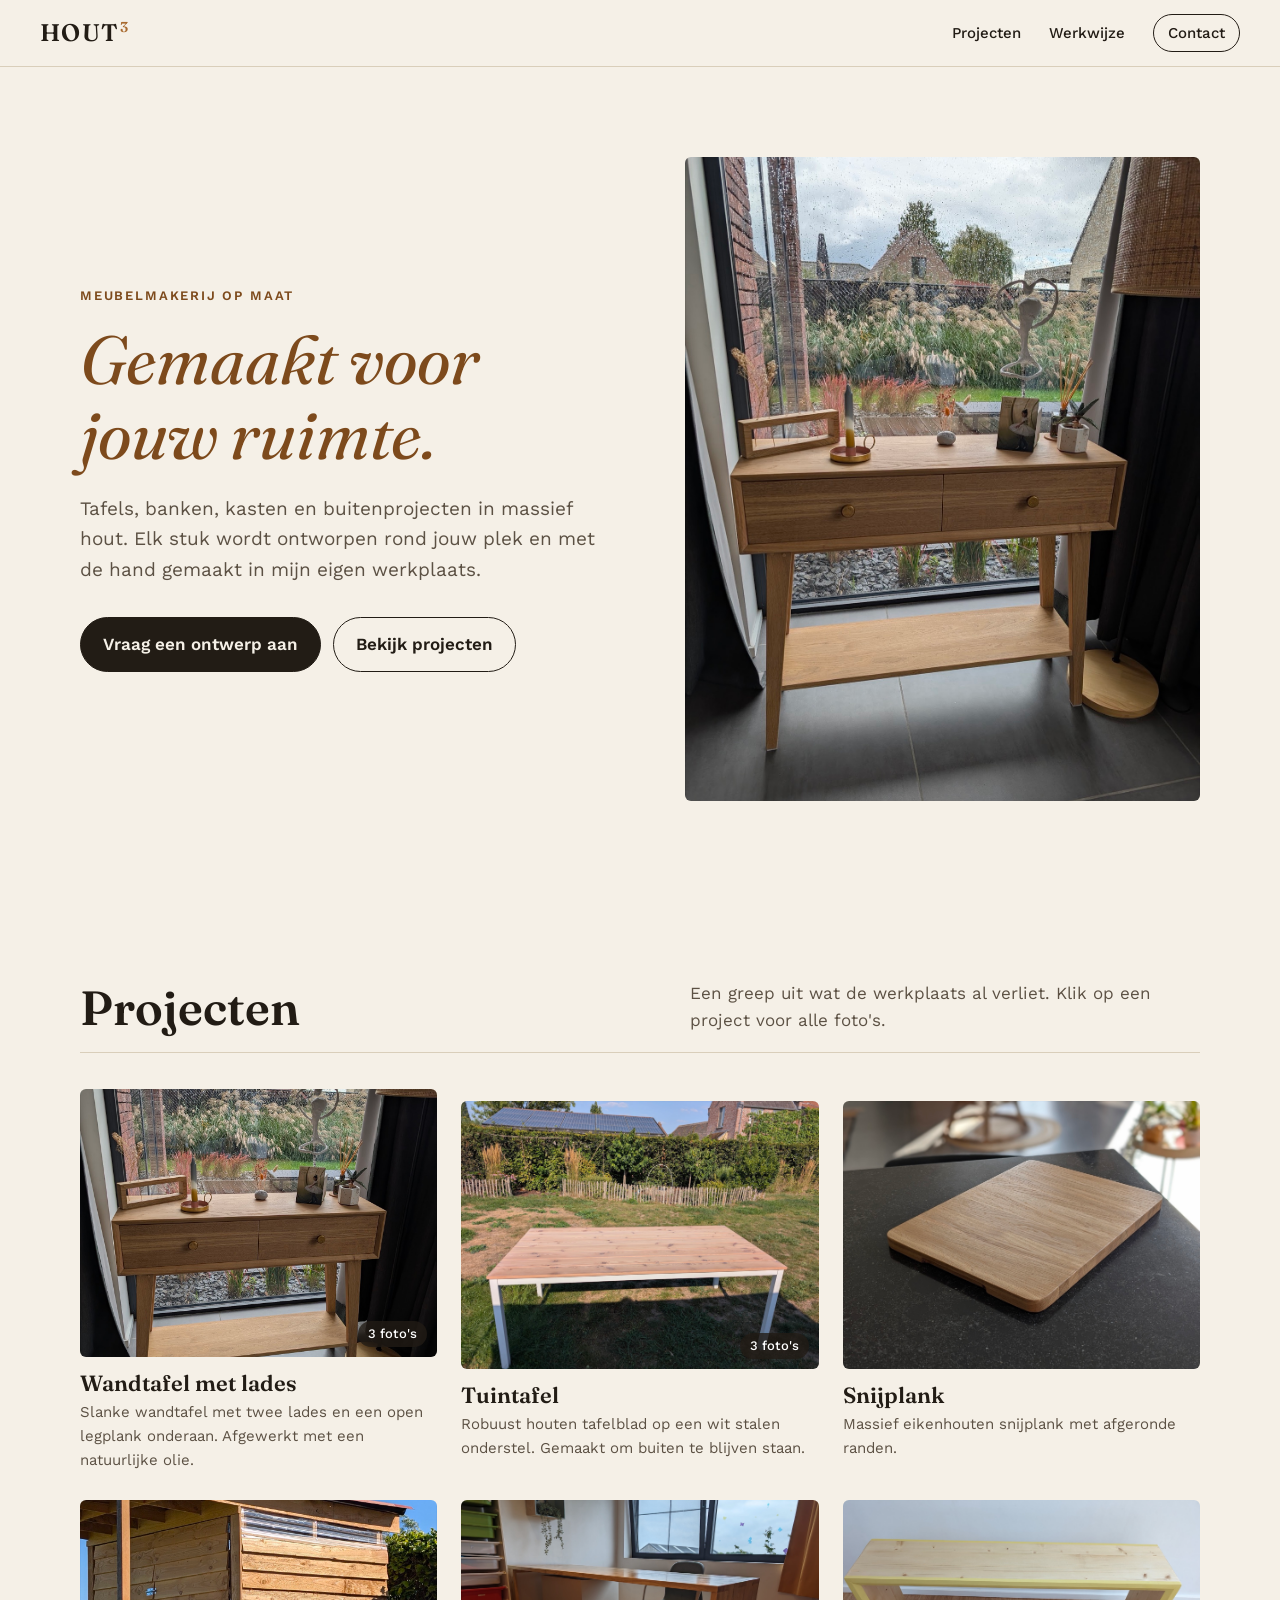
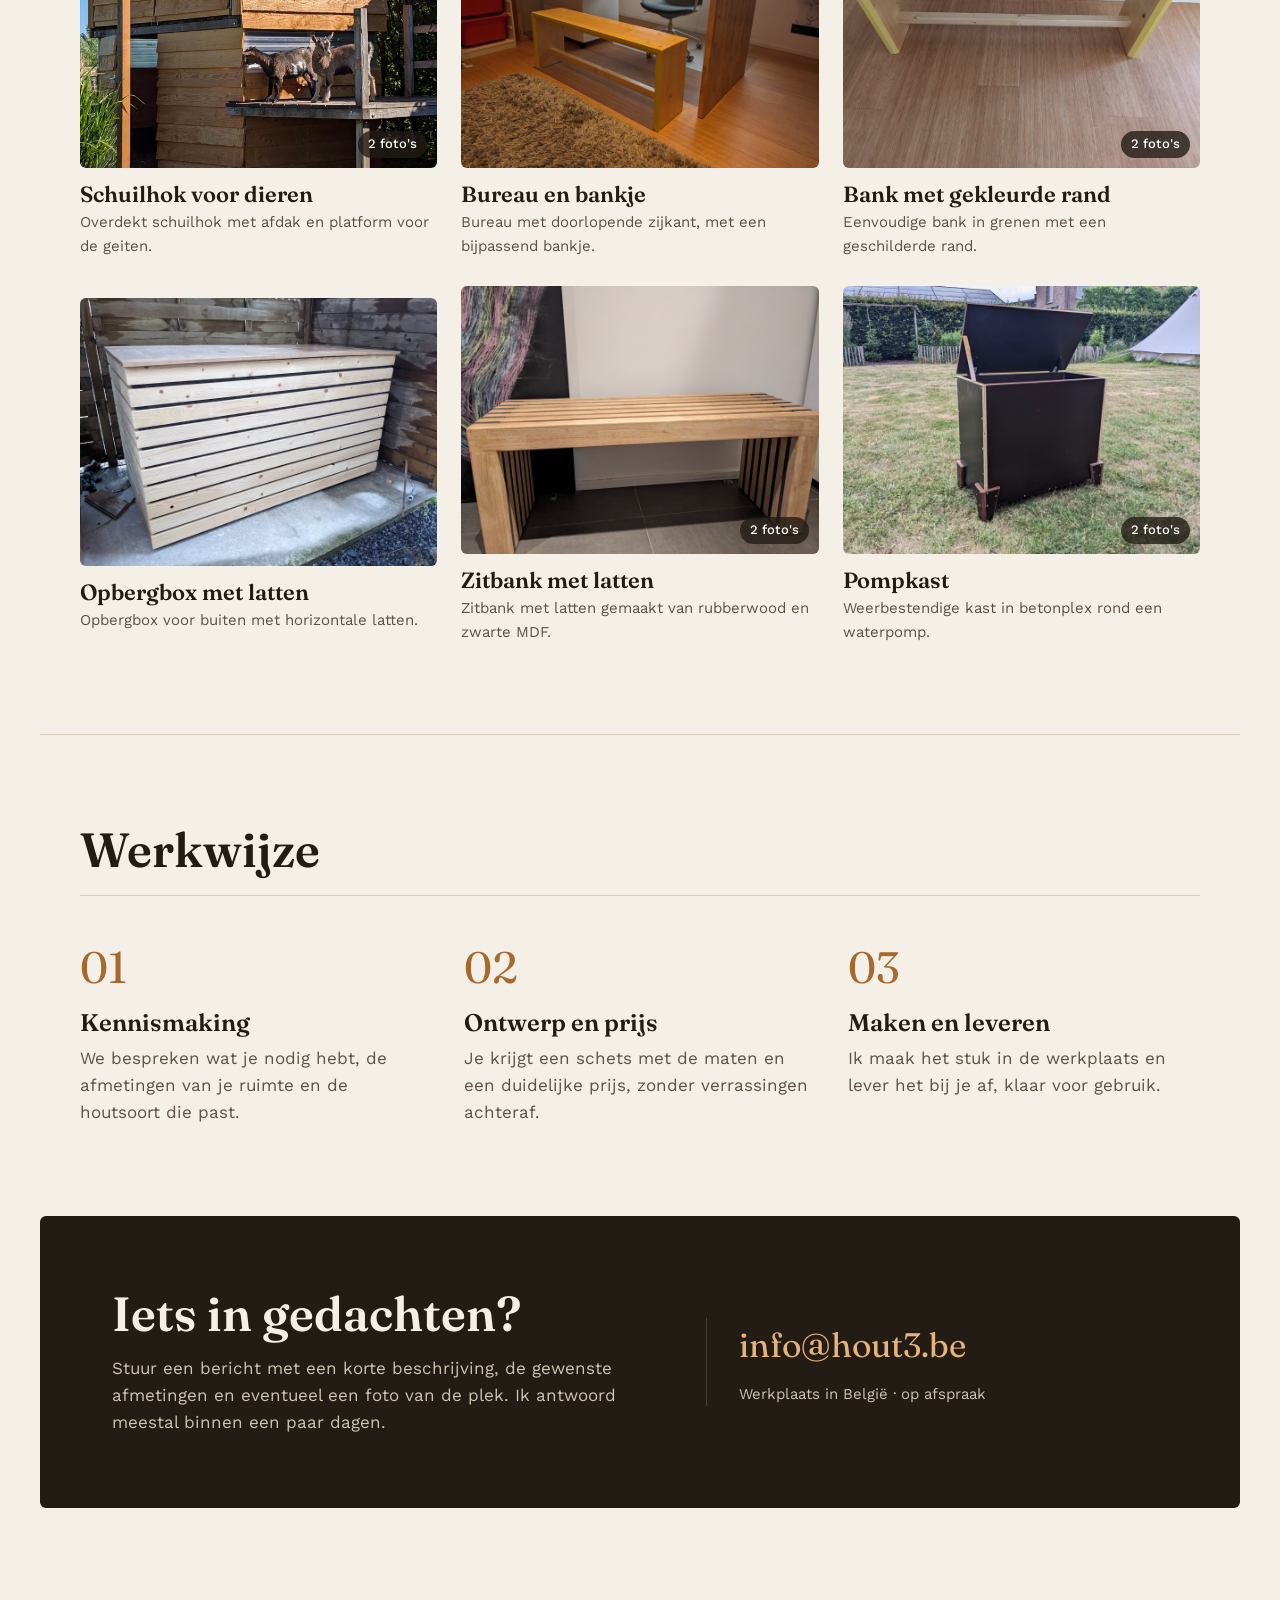
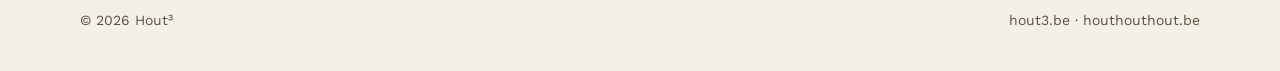
<file: index.html>
<!doctype html>
<html lang="nl-BE">
<head>
  <meta charset="utf-8">
  <meta name="viewport" content="width=device-width, initial-scale=1">
  <title>Hout³ · Meubels op maat</title>
  <meta name="description" content="Hout³ maakt meubels op maat in massief hout: tafels, banken, kasten en buitenprojecten, met de hand gemaakt in België.">
  <meta property="og:title" content="Hout³ · Meubels op maat">
  <meta property="og:description" content="Meubels op maat in massief hout, met de hand gemaakt.">
  <meta property="og:image" content="photos/wandtafel/1.jpg">
  <link rel="icon" href="favicon.svg" type="image/svg+xml">
  <link rel="preconnect" href="https://fonts.googleapis.com">
  <link rel="preconnect" href="https://fonts.gstatic.com" crossorigin>
  <link href="https://fonts.googleapis.com/css2?family=Fraunces:opsz,wght@9..144,400;9..144,600&family=Work+Sans:wght@400;500;600&display=swap" rel="stylesheet">
  <link rel="stylesheet" href="style.css">
</head>
<body>
  <header class="site-header">
    <a class="logo" href="#top" aria-label="Hout³, naar boven">HOUT<sup>3</sup></a>
    <nav>
      <a href="#projecten">Projecten</a>
      <a href="#werkwijze">Werkwijze</a>
      <a href="#contact" class="nav-cta">Contact</a>
    </nav>
  </header>

  <main id="top">
    <section class="hero">
      <div class="hero-text">
        <p class="eyebrow">Meubelmakerij op maat</p>
        <h1><em>Gemaakt voor jouw ruimte.</em></h1>
        <p class="lede">Tafels, banken, kasten en buitenprojecten in massief hout. Elk stuk wordt ontworpen rond jouw plek en met de hand gemaakt in mijn eigen werkplaats.</p>
        <div class="hero-actions">
          <a class="btn" href="#contact">Vraag een ontwerp aan</a>
          <a class="btn btn-ghost" href="#projecten">Bekijk projecten</a>
        </div>
      </div>
      <figure class="hero-img">
        <img src="photos/wandtafel/1.jpg" alt="Houten wandtafel met twee lades voor een raam" fetchpriority="high">
      </figure>
    </section>

    <section id="projecten" class="section">
      <div class="section-head">
        <h2>Projecten</h2>
        <p>Een greep uit wat de werkplaats al verliet. Klik op een project voor alle foto's.</p>
      </div>
      <div id="grid" class="grid" aria-live="polite"></div>
    </section>

    <section id="werkwijze" class="section werkwijze">
      <div class="section-head">
        <h2>Werkwijze</h2>
      </div>
      <ol class="steps">
        <li>
          <span class="step-n">01</span>
          <h3>Kennismaking</h3>
          <p>We bespreken wat je nodig hebt, de afmetingen van je ruimte en de houtsoort die past.</p>
        </li>
        <li>
          <span class="step-n">02</span>
          <h3>Ontwerp en prijs</h3>
          <p>Je krijgt een schets met de maten en een duidelijke prijs, zonder verrassingen achteraf.</p>
        </li>
        <li>
          <span class="step-n">03</span>
          <h3>Maken en leveren</h3>
          <p>Ik maak het stuk in de werkplaats en lever het bij je af, klaar voor gebruik.</p>
        </li>
      </ol>
    </section>

    <section id="contact" class="section contact">
      <div>
        <h2>Iets in gedachten?</h2>
        <p>Stuur een bericht met een korte beschrijving, de gewenste afmetingen en eventueel een foto van de plek. Ik antwoord meestal binnen een paar dagen.</p>
      </div>
      <div class="contact-card">
        <a class="contact-line" href="mailto:info@hout3.be" data-config="email">info@hout3.be</a>
        <p class="contact-meta">Werkplaats in België · op afspraak</p>
      </div>
    </section>
  </main>

  <footer class="site-footer">
    <span>© <span id="year"></span> Hout³</span>
    <span>hout3.be · houthouthout.be</span>
  </footer>

  <dialog id="viewer" aria-label="Projectfoto's">
    <button class="viewer-close" aria-label="Sluiten">×</button>
    <button class="viewer-nav prev" aria-label="Vorige foto">‹</button>
    <img id="viewer-img" alt="">
    <button class="viewer-nav next" aria-label="Volgende foto">›</button>
    <div class="viewer-caption">
      <strong id="viewer-title"></strong>
      <span id="viewer-desc"></span>
      <span id="viewer-count"></span>
    </div>
  </dialog>

  <script src="app.js"></script>
</body>
</html>
</file>
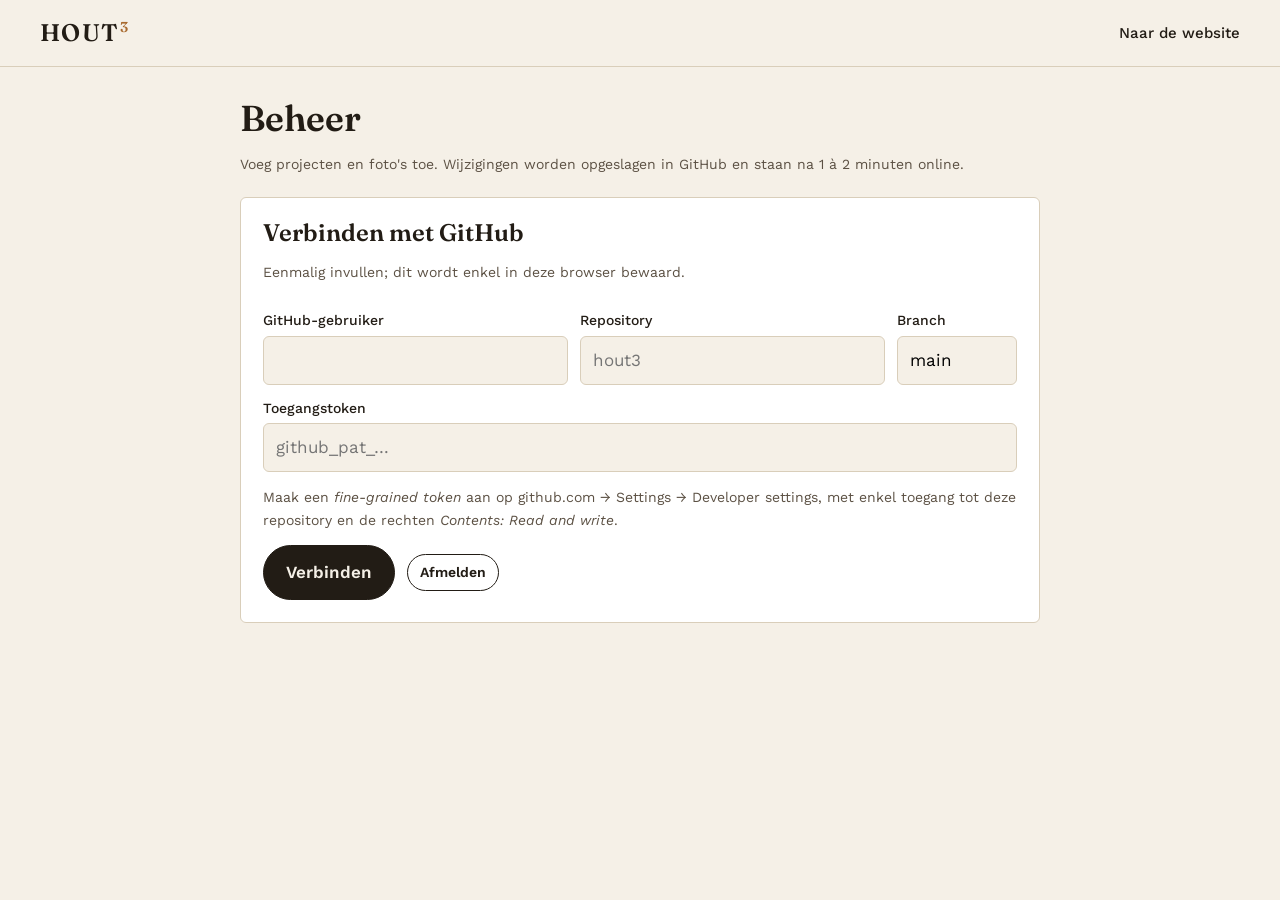
<file: admin.html>
<!doctype html>
<html lang="nl-BE">
<head>
  <meta charset="utf-8">
  <meta name="viewport" content="width=device-width, initial-scale=1">
  <meta name="robots" content="noindex">
  <title>Hout³ · Beheer</title>
  <link rel="icon" href="favicon.svg" type="image/svg+xml">
  <link rel="preconnect" href="https://fonts.googleapis.com">
  <link rel="preconnect" href="https://fonts.gstatic.com" crossorigin>
  <link href="https://fonts.googleapis.com/css2?family=Fraunces:opsz,wght@9..144,600&family=Work+Sans:wght@400;500;600&display=swap" rel="stylesheet">
  <link rel="stylesheet" href="style.css">
  <style>
    .admin { max-width: 880px; margin: 0 auto; padding: 32px var(--gutter) 80px; }
    .admin h1 { font-size: 36px; margin-bottom: 6px; }
    .admin h2 { font-size: 24px; margin: 0 0 14px; }
    .panel { background: #fff; border: 1px solid var(--line); border-radius: var(--radius); padding: 22px; margin: 22px 0; }
    label { display: block; font-weight: 500; font-size: 14px; margin: 12px 0 4px; }
    input[type=text], input[type=password], textarea, select {
      width: 100%; font: inherit; padding: 10px 12px; border: 1px solid var(--line); border-radius: var(--radius); background: var(--paper);
    }
    textarea { min-height: 70px; resize: vertical; }
    .row { display: grid; grid-template-columns: 1fr 1fr 120px; gap: 12px; }
    .muted { color: var(--ink-soft); font-size: 14px; }
    .btn { cursor: pointer; font: inherit; font-weight: 600; }
    .btn[disabled] { opacity: .5; cursor: wait; }
    .btn-small { padding: 6px 12px; font-size: 14px; }
    .btn-danger { background: #9b2c1f; border-color: #9b2c1f; }
    .previews, .thumbs { display: flex; flex-wrap: wrap; gap: 8px; margin-top: 10px; }
    .previews img, .thumbs img { width: 88px; height: 88px; object-fit: cover; border-radius: 4px; }
    .thumb { position: relative; }
    .thumb button { position: absolute; top: 2px; right: 2px; width: 24px; height: 24px; border-radius: 50%; border: 0; background: rgba(0,0,0,.7); color: #fff; cursor: pointer; line-height: 1; }
    .project { border-top: 1px solid var(--line); padding: 16px 0; }
    .project:first-child { border-top: 0; }
    .project-actions { display: flex; gap: 8px; flex-wrap: wrap; margin-top: 10px; }
    .status { position: sticky; bottom: 16px; margin-top: 20px; padding: 12px 16px; border-radius: var(--radius); background: var(--ink); color: var(--paper); display: none; }
    .status.show { display: block; }
    .status.error { background: #9b2c1f; }
    .savebar { display: flex; gap: 12px; align-items: center; flex-wrap: wrap; }
    @media (max-width: 640px) { .row { grid-template-columns: 1fr; } }
  </style>
</head>
<body>
  <header class="site-header">
    <a class="logo" href="./">HOUT<sup>3</sup></a>
    <nav><a href="./">Naar de website</a></nav>
  </header>

  <main class="admin">
    <h1>Beheer</h1>
    <p class="muted">Voeg projecten en foto's toe. Wijzigingen worden opgeslagen in GitHub en staan na 1 à 2 minuten online.</p>

    <section class="panel" id="login">
      <h2>Verbinden met GitHub</h2>
      <p class="muted">Eenmalig invullen; dit wordt enkel in deze browser bewaard.</p>
      <div class="row">
        <div><label for="owner">GitHub-gebruiker</label><input id="owner" type="text" autocomplete="username"></div>
        <div><label for="repo">Repository</label><input id="repo" type="text" placeholder="hout3"></div>
        <div><label for="branch">Branch</label><input id="branch" type="text" value="main"></div>
      </div>
      <label for="token">Toegangstoken</label>
      <input id="token" type="password" autocomplete="off" placeholder="github_pat_…">
      <p class="muted">Maak een <em>fine-grained token</em> aan op github.com → Settings → Developer settings, met enkel toegang tot deze repository en de rechten <em>Contents: Read and write</em>.</p>
      <div class="savebar">
        <button class="btn" id="connect">Verbinden</button>
        <button class="btn btn-ghost btn-small" id="logout" hidden>Afmelden</button>
      </div>
    </section>

    <div id="editor" hidden>
      <section class="panel">
        <h2>Foto's toevoegen</h2>
        <label for="target">Project</label>
        <select id="target"></select>
        <div id="new-fields">
          <label for="new-title">Titel</label>
          <input id="new-title" type="text" placeholder="bv. Eiken eettafel">
          <label for="new-desc">Korte beschrijving</label>
          <textarea id="new-desc" placeholder="Houtsoort, afmetingen, afwerking…"></textarea>
        </div>
        <label for="files">Foto's</label>
        <input id="files" type="file" accept="image/*" multiple>
        <div class="previews" id="previews"></div>
        <p class="muted">Foto's worden automatisch verkleind (max. 1600 px) en locatiegegevens worden verwijderd.</p>
        <button class="btn" id="add">Toevoegen aan lijst</button>
      </section>

      <section class="panel">
        <h2>Projecten op de website</h2>
        <p class="muted">Bovenste project staat eerst op de website.</p>
        <div id="list"></div>
      </section>

      <div class="savebar">
        <button class="btn" id="save" disabled>Publiceren</button>
        <span class="muted" id="dirty"></span>
      </div>
    </div>

    <div class="status" id="status" role="status"></div>
  </main>

  <script src="admin.js"></script>
</body>
</html>
</file>
<file: style.css>
:root {
  --paper: #f5f0e7;
  --paper-2: #ebe3d5;
  --ink: #221c15;
  --ink-soft: #5c5144;
  --oak: #a8692e;
  --oak-dark: #7d4a1c;
  --line: #d9ceba;
  --radius: 6px;
  --maxw: 1200px;
  --gutter: clamp(16px, 4vw, 40px);
}

* { box-sizing: border-box; }
html { scroll-behavior: smooth; }
body {
  margin: 0;
  background: var(--paper);
  color: var(--ink);
  font: 400 17px/1.6 "Work Sans", system-ui, sans-serif;
  -webkit-font-smoothing: antialiased;
}
img { max-width: 100%; display: block; }
a { color: inherit; }
h1, h2, h3 { font-family: "Fraunces", Georgia, serif; font-weight: 600; line-height: 1.1; margin: 0; }

/* Header */
.site-header {
  position: sticky; top: 0; z-index: 10;
  display: flex; align-items: center; justify-content: space-between;
  padding: 14px var(--gutter);
  background: color-mix(in srgb, var(--paper) 90%, transparent);
  backdrop-filter: blur(8px);
  border-bottom: 1px solid var(--line);
}
.logo {
  font-family: "Fraunces", serif; font-weight: 600; font-size: 24px;
  letter-spacing: .06em; text-decoration: none;
}
.logo sup { color: var(--oak); font-size: .6em; }
nav { display: flex; gap: clamp(12px, 3vw, 28px); align-items: center; }
nav a { text-decoration: none; font-weight: 500; font-size: 15px; }
nav a:hover { color: var(--oak-dark); }
.nav-cta { border: 1.5px solid var(--ink); padding: 6px 14px; border-radius: 999px; }
.nav-cta:hover { background: var(--ink); color: var(--paper) !important; }

/* Hero */
.hero {
  max-width: var(--maxw); margin: 0 auto;
  padding: clamp(40px, 7vw, 96px) var(--gutter);
  display: grid; grid-template-columns: 1.05fr 1fr; gap: clamp(28px, 5vw, 72px); align-items: center;
}
.eyebrow { text-transform: uppercase; letter-spacing: .14em; font-size: 13px; font-weight: 600; color: var(--oak-dark); margin: 0 0 16px; }
.hero h1 { font-size: clamp(38px, 5.6vw, 68px); }
.hero h1 em { font-style: italic; font-weight: 400; color: var(--oak-dark); }
.lede { font-size: 19px; color: var(--ink-soft); max-width: 34em; margin: 22px 0 32px; }
.hero-actions { display: flex; gap: 12px; flex-wrap: wrap; }
.btn {
  display: inline-block; padding: 13px 22px; border-radius: 999px;
  background: var(--ink); color: var(--paper); text-decoration: none; font-weight: 600;
  border: 1.5px solid var(--ink); transition: background .2s, color .2s;
}
.btn:hover { background: var(--oak-dark); border-color: var(--oak-dark); }
.btn-ghost { background: transparent; color: var(--ink); }
.btn-ghost:hover { background: var(--ink); color: var(--paper); border-color: var(--ink); }
.hero-img { margin: 0; }
.hero-img img { width: 100%; aspect-ratio: 4 / 5; object-fit: cover; border-radius: var(--radius); }

/* Sections */
.section { max-width: var(--maxw); margin: 0 auto; padding: clamp(48px, 7vw, 96px) var(--gutter); }
.section-head { display: flex; justify-content: space-between; align-items: end; gap: 24px; flex-wrap: wrap; margin-bottom: 36px; border-bottom: 1px solid var(--line); padding-bottom: 18px; }
.section-head h2 { font-size: clamp(32px, 4vw, 48px); }
.section-head p { margin: 0; color: var(--ink-soft); max-width: 30em; }

/* Project grid */
.grid { display: grid; grid-template-columns: repeat(auto-fill, minmax(280px, 1fr)); gap: 28px 24px; }
.card { background: none; border: 0; padding: 0; text-align: left; cursor: pointer; font: inherit; color: inherit; }
.card-img { position: relative; overflow: hidden; border-radius: var(--radius); background: var(--paper-2); aspect-ratio: 4 / 3; }
.card-img img { width: 100%; height: 100%; object-fit: cover; transition: transform .5s ease; }
.card:hover .card-img img, .card:focus-visible .card-img img { transform: scale(1.04); }
.card-count {
  position: absolute; right: 10px; bottom: 10px;
  background: rgba(34, 28, 21, .78); color: #fff; font-size: 13px; font-weight: 500;
  padding: 3px 10px; border-radius: 999px;
}
.card h3 { font-size: 22px; margin: 14px 0 4px; }
.card p { margin: 0; color: var(--ink-soft); font-size: 15px; }
.card:focus-visible { outline: 2px solid var(--oak); outline-offset: 6px; border-radius: var(--radius); }
.grid-empty { color: var(--ink-soft); }

/* Werkwijze */
.werkwijze { border-top: 1px solid var(--line); }
.steps { list-style: none; margin: 0; padding: 0; display: grid; grid-template-columns: repeat(3, 1fr); gap: 32px; }
.step-n { font-family: "Fraunces", serif; font-size: 44px; color: var(--oak); display: block; margin-bottom: 8px; }
.steps h3 { font-size: 24px; margin-bottom: 8px; }
.steps p { margin: 0; color: var(--ink-soft); }

/* Contact */
.contact {
  display: grid; grid-template-columns: 1.2fr 1fr; gap: 40px; align-items: center;
  background: var(--ink); color: var(--paper); border-radius: var(--radius);
  margin-bottom: clamp(40px, 6vw, 80px);
  padding: clamp(32px, 6vw, 72px);
}
.contact h2 { font-size: clamp(32px, 4vw, 48px); margin-bottom: 14px; }
.contact p { color: #cfc4b3; margin: 0; }
.contact-card { border-left: 1px solid #4a3f33; padding-left: 32px; }
.contact-line { font-family: "Fraunces", serif; font-size: clamp(24px, 3vw, 34px); text-decoration: none; color: #e8b37a; word-break: break-word; }
.contact-line:hover { text-decoration: underline; }
.contact-meta { margin-top: 10px !important; font-size: 15px; }

/* Footer */
.site-footer {
  max-width: var(--maxw); margin: 0 auto; padding: 24px var(--gutter) 40px;
  display: flex; justify-content: space-between; gap: 16px; flex-wrap: wrap;
  color: var(--ink-soft); font-size: 14px;
}

/* Viewer */
dialog#viewer {
  width: 100vw; height: 100vh; max-width: none; max-height: none; margin: 0; padding: 0; border: 0;
  background: rgba(18, 14, 10, .96); color: #f5f0e7;
}
dialog#viewer[open] { display: grid; grid-template-columns: 64px 1fr 64px; grid-template-rows: 1fr auto; align-items: center; }
dialog::backdrop { background: rgba(0, 0, 0, .6); }
#viewer-img { grid-column: 2; grid-row: 1; max-width: 100%; max-height: calc(100vh - 110px); margin: 0 auto; object-fit: contain; border-radius: 4px; }
.viewer-nav, .viewer-close { background: none; border: 0; color: inherit; font-size: 48px; cursor: pointer; line-height: 1; opacity: .75; }
.viewer-nav:hover, .viewer-close:hover { opacity: 1; }
.viewer-nav.prev { grid-column: 1; grid-row: 1; }
.viewer-nav.next { grid-column: 3; grid-row: 1; }
.viewer-close { position: absolute; top: 10px; right: 18px; font-size: 40px; z-index: 1; }
.viewer-caption { grid-column: 1 / -1; grid-row: 2; padding: 16px 24px 24px; display: flex; gap: 16px; flex-wrap: wrap; align-items: baseline; justify-content: center; text-align: center; }
.viewer-caption strong { font-family: "Fraunces", serif; font-size: 20px; }
.viewer-caption span { color: #cfc4b3; font-size: 15px; }

@media (max-width: 820px) {
  .hero { grid-template-columns: 1fr; }
  .hero-img { order: -1; }
  .hero-img img { aspect-ratio: 4 / 3; }
  .steps { grid-template-columns: 1fr; gap: 24px; }
  .contact { grid-template-columns: 1fr; }
  .contact-card { border-left: 0; border-top: 1px solid #4a3f33; padding: 24px 0 0; }
  nav a:not(.nav-cta) { display: none; }
  dialog#viewer[open] { grid-template-columns: 40px 1fr 40px; }
  .viewer-nav { font-size: 36px; }
}
</file>
